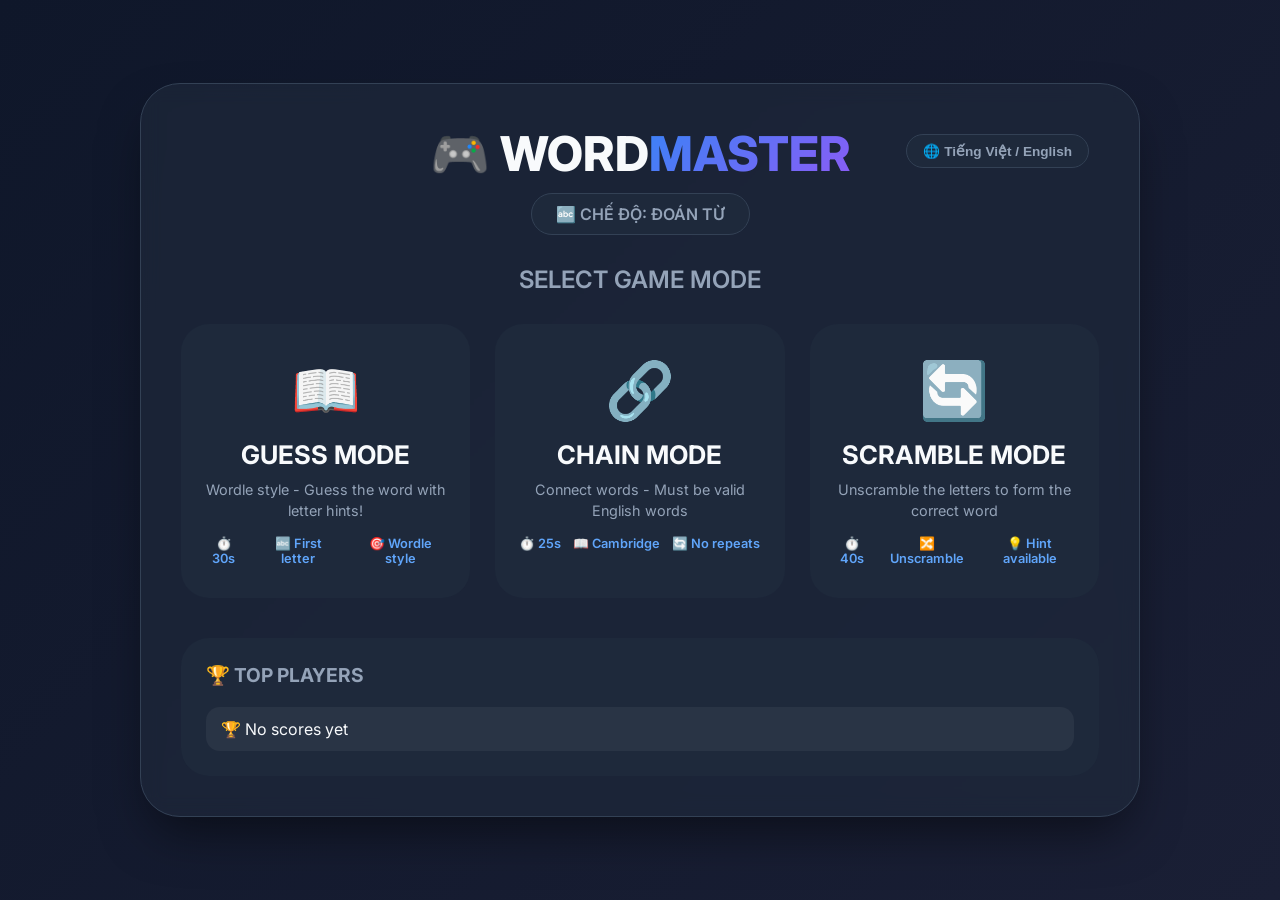
<file: index.html>
<!DOCTYPE html>
<html lang="vi">
<head>
    <meta charset="UTF-8">
    <meta name="viewport" content="width=device-width, initial-scale=1.0, user-scalable=yes">
    <title>WordMaster - Học Từ Vựng B2-C1</title>
    
    <link rel="preconnect" href="https://fonts.googleapis.com">
    <link rel="preconnect" href="https://fonts.gstatic.com" crossorigin>
    <link href="https://fonts.googleapis.com/css2?family=Inter:wght@400;600;800&family=JetBrains+Mono:wght@500;700&display=swap" rel="stylesheet">
    
    <link rel="stylesheet" href="style.css">
</head>
<body>

<div class="game-container">
    
    <!-- HEADER -->
    <header class="game-header">
        <h1 class="game-title">🎮 WORD<span class="highlight">MASTER</span></h1>
        <div class="game-mode-badge" id="current-mode">🔤 CHẾ ĐỘ: ĐOÁN TỪ</div>
    </header>

    <!-- MAIN MENU -->
    <div id="main-menu" class="menu-section active">
        <h2 class="section-title">SELECT GAME MODE</h2>
        
        <div class="mode-grid">
            <div class="mode-card" onclick="Game.startMode('guess')">
                <div class="mode-icon">📖</div>
                <h3>GUESS MODE</h3>
                <p>Wordle style - Guess the word with letter hints!</p>
                <div class="mode-features">
                    <span>⏱️ 30s</span>
                    <span>🔤 First letter</span>
                    <span>🎯 Wordle style</span>
                </div>
            </div>

            <div class="mode-card" onclick="Game.startMode('chain')">
                <div class="mode-icon">🔗</div>
                <h3>CHAIN MODE</h3>
                <p>Connect words - Must be valid English words</p>
                <div class="mode-features">
                    <span>⏱️ 25s</span>
                    <span>📖 Cambridge</span>
                    <span>🔄 No repeats</span>
                </div>
            </div>

            <div class="mode-card" onclick="Game.startMode('scramble')">
                <div class="mode-icon">🔄</div>
                <h3>SCRAMBLE MODE</h3>
                <p>Unscramble the letters to form the correct word</p>
                <div class="mode-features">
                    <span>⏱️ 40s</span>
                    <span>🔀 Unscramble</span>
                    <span>💡 Hint available</span>
                </div>
            </div>
        </div>

        <!-- RANKING PANEL -->
        <div class="rank-panel">
            <h3>🏆 TOP PLAYERS</h3>
            <div class="rank-list" id="rank-list">
                <div class="rank-item">🏆 No scores yet</div>
            </div>
        </div>
    </div>

    <!-- GAME AREA -->
    <div id="game-area" class="game-section hidden">
        
        <!-- GAME INFO -->
        <div class="game-info-bar">
            <div class="info-item">
                <span class="info-label">SCORE</span>
                <span class="info-value" id="score-display">0</span>
            </div>
            <div class="info-item">
                <span class="info-label">COMBO</span>
                <span class="info-value" id="combo-display">0</span>
            </div>
            <div class="info-item timer" id="timer-display">
                <span class="info-label">⏱️ TIME</span>
                <span class="info-value" id="timer-value">30</span>
            </div>
        </div>

        <!-- QUESTION AREA -->
        <div class="question-area">
            <div class="hint-box" id="hint-text">
                Hint will appear here
            </div>
            
            <div class="word-display" id="word-display">
                _ _ _ _ _ _
            </div>

            <div class="category-badge" id="category-display">
                📚 Category
            </div>
        </div>

        <!-- INPUT AREA -->
        <div class="input-area">
            <input type="text" 
                   id="user-input" 
                   class="game-input" 
                   placeholder="Type your answer..."
                   maxlength="50"
                   autocomplete="off">
            
            <div class="action-buttons">
                <button class="btn btn-skip" onclick="Game.skip()">⏭️ SKIP</button>
                <button class="btn btn-submit" onclick="Game.submit()">✅ SUBMIT</button>
            </div>
        </div>

        <button class="btn-back" onclick="Game.backToMenu()">← BACK TO MENU</button>
    </div>

    <!-- GAME OVER MODAL -->
    <div id="game-over-modal" class="modal hidden">
        <div class="modal-content">
            <h2>🎉 GAME OVER!</h2>
            <div class="final-score" id="final-score">0</div>
            <div class="final-stats" id="final-stats"></div>
            <button class="btn-play-again" onclick="Game.playAgain()">PLAY AGAIN</button>
            <button class="btn-menu" onclick="Game.backToMenu()">BACK TO MENU</button>
        </div>
    </div>
</div>

<script src="sounds.js"></script>
<script src="game.js"></script>
</body>
</html>
</file>
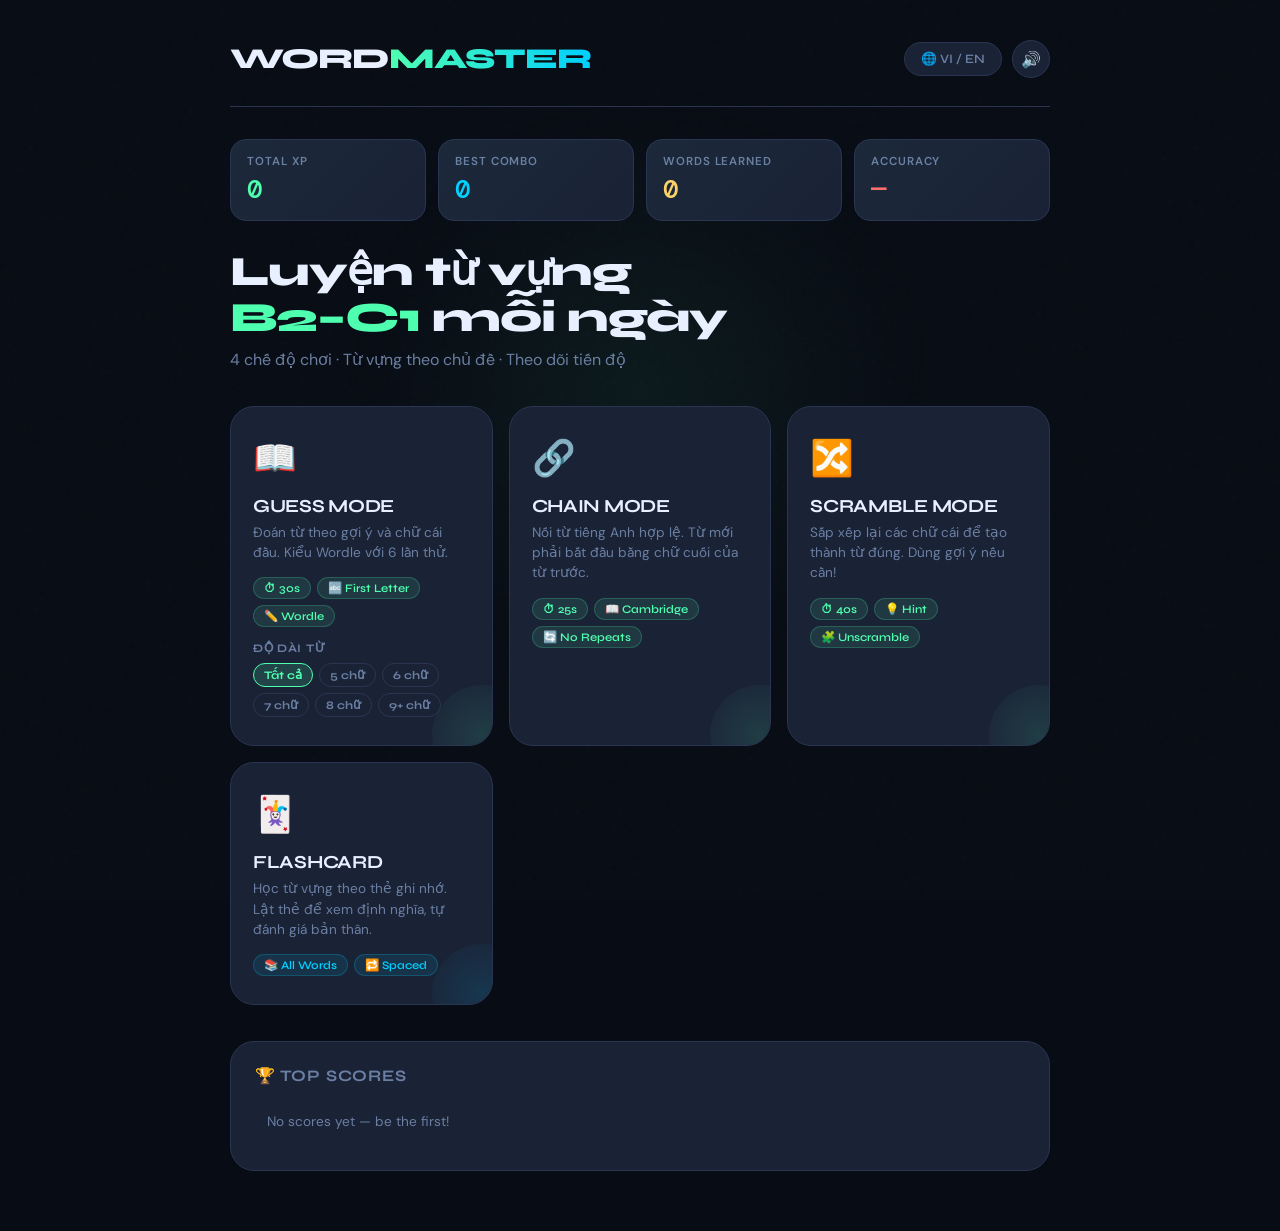
<file: wordmaster.html>
<!DOCTYPE html>
<html lang="vi">
<head>
<meta charset="UTF-8">
<meta name="viewport" content="width=device-width, initial-scale=1.0, user-scalable=yes">
<title>WordMaster – Học Từ Vựng B2-C1</title>
<link rel="preconnect" href="https://fonts.googleapis.com">
<link rel="preconnect" href="https://fonts.gstatic.com" crossorigin>
<link href="https://fonts.googleapis.com/css2?family=Syne:wght@400;600;700;800&family=DM+Mono:wght@400;500&family=DM+Sans:ital,wght@0,300;0,400;0,500;1,400&display=swap" rel="stylesheet">
<style>
:root {
  --bg: #080c14;
  --bg2: #0f1623;
  --bg3: #161e2e;
  --panel: #1a2236;
  --border: #2a3651;
  --accent: #4fffb0;
  --accent2: #00cfff;
  --accent3: #ff6b6b;
  --gold: #ffd166;
  --text: #e8f0ff;
  --muted: #6b7fa3;
  --font-head: 'Syne', sans-serif;
  --font-body: 'DM Sans', sans-serif;
  --font-mono: 'DM Mono', monospace;
  --r: 16px;
  --r2: 24px;
}
*{margin:0;padding:0;box-sizing:border-box}
html{scroll-behavior:smooth}

body {
  font-family: var(--font-body);
  background: var(--bg);
  color: var(--text);
  min-height: 100vh;
  display:flex;
  align-items:flex-start;
  justify-content:center;
  padding: 20px 16px 60px;
  overflow-x: hidden;
}

/* NOISE OVERLAY */
body::before {
  content:'';position:fixed;inset:0;
  background-image: url("data:image/svg+xml,%3Csvg viewBox='0 0 200 200' xmlns='http://www.w3.org/2000/svg'%3E%3Cfilter id='n'%3E%3CfeTurbulence type='fractalNoise' baseFrequency='0.85' numOctaves='4' stitchTiles='stitch'/%3E%3C/filter%3E%3Crect width='100%25' height='100%25' filter='url(%23n)' opacity='0.04'/%3E%3C/svg%3E");
  pointer-events:none;z-index:0;opacity:0.5;
}

/* BACKGROUND GLOW */
body::after {
  content:'';position:fixed;
  width:600px;height:600px;
  border-radius:50%;
  background: radial-gradient(circle, rgba(79,255,176,0.06) 0%, transparent 70%);
  top:10%;left:50%;transform:translateX(-50%);
  pointer-events:none;z-index:0;
}

#app {
  width:100%;max-width:820px;
  position:relative;z-index:1;
}

/* ===================== HEADER ===================== */
.hdr {
  display:flex;align-items:center;justify-content:space-between;
  padding: 20px 0 28px;
  border-bottom: 1px solid var(--border);
  margin-bottom: 32px;
}
.logo {
  font-family: var(--font-head);
  font-size: 1.8rem;
  font-weight: 800;
  letter-spacing: -1px;
  line-height:1;
}
.logo span {
  background: linear-gradient(90deg, var(--accent), var(--accent2));
  -webkit-background-clip:text;-webkit-text-fill-color:transparent;
}
.hdr-right {
  display:flex;gap:10px;align-items:center;
}
.pill-btn {
  padding: 8px 16px;
  border-radius: 100px;
  border: 1px solid var(--border);
  background: var(--panel);
  color: var(--muted);
  font-size: 0.8rem;
  font-family: var(--font-head);
  font-weight:600;
  cursor:pointer;
  transition: all 0.2s;
}
.pill-btn:hover, .pill-btn.active {
  border-color: var(--accent);
  color: var(--accent);
  background: rgba(79,255,176,0.08);
}
.sound-btn {
  width:38px;height:38px;border-radius:50%;
  display:flex;align-items:center;justify-content:center;
  border:1px solid var(--border);background:var(--panel);
  color:var(--muted);cursor:pointer;font-size:1rem;
  transition:all 0.2s;
}
.sound-btn:hover{border-color:var(--accent2);color:var(--accent2);}

/* ===================== STATS BAR ===================== */
.stats-bar {
  display:grid;grid-template-columns:repeat(4,1fr);
  gap:12px;margin-bottom:28px;
}
.stat-card {
  background:var(--panel);
  border:1px solid var(--border);
  border-radius:var(--r);
  padding:14px 16px;
  position:relative;overflow:hidden;
}
.stat-card::before{
  content:'';position:absolute;inset:0;
  background:linear-gradient(135deg,rgba(79,255,176,0.03),transparent);
  pointer-events:none;
}
.stat-label{font-size:0.72rem;color:var(--muted);font-weight:600;letter-spacing:0.08em;text-transform:uppercase;margin-bottom:4px;}
.stat-val{font-family:var(--font-mono);font-size:1.6rem;font-weight:500;color:var(--text);}
.stat-val.green{color:var(--accent);}
.stat-val.blue{color:var(--accent2);}
.stat-val.gold{color:var(--gold);}
.stat-val.red{color:var(--accent3);}

/* ===================== SCREENS ===================== */
.screen{display:none;}
.screen.active{display:block;animation:fadeIn 0.3s ease;}
@keyframes fadeIn{from{opacity:0;transform:translateY(12px)}to{opacity:1;transform:translateY(0)}}

/* ===================== MENU ===================== */
.menu-headline {
  font-family:var(--font-head);
  font-size:2.6rem;font-weight:800;
  line-height:1.1;margin-bottom:8px;letter-spacing:-1px;
}
.menu-sub{color:var(--muted);font-size:1rem;margin-bottom:36px;}

.mode-grid {
  display:grid;
  grid-template-columns:repeat(auto-fit,minmax(220px,1fr));
  gap:16px;margin-bottom:36px;
}
.mode-card {
  background:var(--panel);
  border:1px solid var(--border);
  border-radius:var(--r2);
  padding:28px 22px;
  cursor:pointer;
  transition:all 0.25s;
  position:relative;overflow:hidden;
}
.mode-card::after{
  content:'';position:absolute;
  bottom:-40px;right:-40px;
  width:100px;height:100px;
  border-radius:50%;
  background:radial-gradient(circle,rgba(79,255,176,0.12),transparent);
  transition:all 0.4s;
}
.mode-card:hover{
  border-color:var(--accent);
  transform:translateY(-4px);
  box-shadow:0 12px 40px rgba(79,255,176,0.12);
}
.mode-card:hover::after{bottom:-20px;right:-20px;}
.mode-icon{font-size:2.2rem;margin-bottom:14px;display:block;}
.mode-title{
  font-family:var(--font-head);
  font-size:1.15rem;font-weight:700;
  margin-bottom:6px;letter-spacing:-0.3px;
}
.mode-desc{font-size:0.85rem;color:var(--muted);line-height:1.5;margin-bottom:14px;}
.mode-tags{display:flex;flex-wrap:wrap;gap:6px;}
.tag{
  font-size:0.72rem;font-weight:600;
  padding:3px 10px;border-radius:100px;
  background:rgba(79,255,176,0.1);
  color:var(--accent);border:1px solid rgba(79,255,176,0.2);
  font-family:var(--font-head);
}

/* FLASHCARD special card */
.mode-card.flash::after{background:radial-gradient(circle,rgba(0,207,255,0.12),transparent);}
.mode-card.flash:hover{border-color:var(--accent2);box-shadow:0 12px 40px rgba(0,207,255,0.12);}
.mode-card.flash .tag{background:rgba(0,207,255,0.1);color:var(--accent2);border-color:rgba(0,207,255,0.2);}

/* LEADERBOARD */
.lb-section{background:var(--panel);border:1px solid var(--border);border-radius:var(--r2);padding:24px;}
.lb-title{font-family:var(--font-head);font-size:1rem;font-weight:700;color:var(--muted);margin-bottom:18px;letter-spacing:0.05em;}
.lb-row{
  display:flex;align-items:center;gap:12px;
  padding:10px 12px;border-radius:var(--r);
  margin-bottom:6px;
  transition:background 0.2s;
}
.lb-row:hover{background:rgba(255,255,255,0.03);}
.lb-rank{font-family:var(--font-mono);font-size:0.85rem;color:var(--muted);width:26px;}
.lb-name{flex:1;font-weight:500;font-size:0.9rem;}
.lb-mode{font-size:0.75rem;color:var(--muted);margin-right:8px;}
.lb-score{font-family:var(--font-mono);font-weight:500;color:var(--accent);font-size:1rem;}

/* ===================== GAME AREA ===================== */
.game-topbar{
  display:flex;align-items:center;justify-content:space-between;
  margin-bottom:24px;gap:12px;
}
.mode-badge{
  display:flex;align-items:center;gap:8px;
  font-family:var(--font-head);font-size:0.82rem;font-weight:700;
  padding:8px 16px;border-radius:100px;
  background:var(--panel);border:1px solid var(--border);
  color:var(--muted);
}
.back-btn{
  display:flex;align-items:center;gap:6px;
  padding:8px 16px;border-radius:100px;
  border:1px solid var(--border);background:transparent;
  color:var(--muted);font-size:0.82rem;font-weight:600;
  cursor:pointer;transition:all 0.2s;font-family:var(--font-head);
}
.back-btn:hover{border-color:var(--text);color:var(--text);}

.game-info {
  display:grid;grid-template-columns:1fr 1fr 1fr;
  gap:12px;margin-bottom:20px;
}
.gi-item{
  background:var(--panel);border:1px solid var(--border);
  border-radius:var(--r);padding:12px 14px;text-align:center;
}
.gi-label{font-size:0.7rem;font-weight:700;letter-spacing:0.08em;color:var(--muted);text-transform:uppercase;display:block;margin-bottom:3px;}
.gi-val{font-family:var(--font-mono);font-size:1.5rem;font-weight:500;}
.gi-val.timer{color:var(--gold);}
.gi-val.score{color:var(--accent);}
.gi-val.combo{color:var(--accent2);}

/* timer urgency */
.gi-val.timer.urgent{color:var(--accent3);animation:pulse 0.5s ease infinite alternate;}
@keyframes pulse{from{opacity:1}to{opacity:0.5}}

/* GUIDE BOX */
.guide-box{
  background:rgba(79,255,176,0.05);
  border:1px solid rgba(79,255,176,0.2);
  border-radius:var(--r);padding:14px 18px;
  font-size:0.85rem;color:var(--text);line-height:1.6;
  margin-bottom:20px;
}
.guide-box strong{color:var(--accent);}

/* QUESTION PANEL */
.q-panel{
  background:var(--panel);border:1px solid var(--border);
  border-radius:var(--r2);padding:28px 24px;
  margin-bottom:20px;text-align:center;
}
.cat-chip{
  display:inline-block;
  font-size:0.72rem;font-weight:700;letter-spacing:0.06em;
  padding:4px 12px;border-radius:100px;
  background:rgba(0,207,255,0.1);color:var(--accent2);
  border:1px solid rgba(0,207,255,0.2);
  margin-bottom:16px;font-family:var(--font-head);
}
.hint-text{
  font-size:1.05rem;line-height:1.6;color:var(--text);
  margin-bottom:20px;
}
.first-letter-badge{
  display:inline-flex;align-items:center;gap:8px;
  padding:10px 20px;border-radius:100px;
  background:rgba(79,255,176,0.1);border:1px solid rgba(79,255,176,0.25);
  font-size:0.9rem;color:var(--muted);margin-bottom:16px;
}
.first-letter-badge .fl{
  font-family:var(--font-mono);font-size:1.6rem;font-weight:500;color:var(--accent);
}

/* WORDLE GRID */
.wordle-grid{display:flex;flex-direction:column;align-items:center;gap:6px;margin:16px 0;}
.wordle-row{display:flex;gap:6px;}
.wc{
  width:52px;height:52px;
  background:var(--bg2);border:2px solid var(--border);
  border-radius:10px;
  display:flex;align-items:center;justify-content:center;
  font-size:1.5rem;font-weight:700;font-family:var(--font-mono);
  text-transform:uppercase;transition:all 0.25s;
}
.wc.correct{background:var(--accent);border-color:var(--accent);color:var(--bg);}
.wc.present{background:var(--gold);border-color:var(--gold);color:var(--bg);}
.wc.absent{background:var(--bg3);border-color:var(--bg3);color:var(--muted);}
.wc.filled{animation:popIn 0.15s ease;}
@keyframes popIn{0%{transform:scale(0.75)}100%{transform:scale(1)}}
.wc.flip{animation:flip 0.4s ease;}
@keyframes flip{0%{transform:rotateY(0)}50%{transform:rotateY(90deg)}100%{transform:rotateY(0)}}

/* SCRAMBLE */
.scramble-tiles{display:flex;flex-wrap:wrap;justify-content:center;gap:8px;margin:16px 0;}
.s-tile{
  width:54px;height:54px;background:var(--bg2);
  border:2px solid var(--accent);border-radius:12px;
  display:flex;align-items:center;justify-content:center;
  font-size:1.6rem;font-weight:700;font-family:var(--font-mono);
  color:var(--accent);cursor:pointer;
  transition:all 0.2s;text-transform:uppercase;
}
.s-tile:hover{background:var(--accent);color:var(--bg);transform:translateY(-3px);}

/* CHAIN */
.chain-display{
  background:var(--bg2);border-radius:var(--r);
  padding:14px 16px;margin:10px 0;
  font-size:0.9rem;line-height:1.7;color:var(--muted);
}
.chain-display .chain-word{color:var(--accent2);font-weight:600;font-family:var(--font-mono);}
.chain-display .chain-arrow{color:var(--border);}
.chain-req{
  font-size:1rem;color:var(--text);margin-top:12px;
}
.chain-req .req-letter{
  font-family:var(--font-mono);font-size:1.8rem;color:var(--gold);
  display:inline-block;padding:0 4px;
}

/* INPUT AREA */
.input-wrap{display:flex;flex-direction:column;gap:12px;margin-bottom:16px;}
.game-input{
  width:100%;padding:18px 20px;
  background:var(--bg2);
  border:2px solid var(--border);
  border-radius:var(--r2);
  color:var(--text);font-size:1.3rem;font-family:var(--font-mono);
  text-align:center;text-transform:uppercase;
  transition:all 0.25s;font-weight:500;
  letter-spacing:0.1em;
}
.game-input:focus{
  outline:none;border-color:var(--accent);
  box-shadow:0 0 0 4px rgba(79,255,176,0.1);
  background:var(--bg3);
}
.game-input::placeholder{font-size:0.9rem;text-transform:none;letter-spacing:0;color:var(--muted);}
.game-input.shake{animation:shake 0.4s ease;border-color:var(--accent3)!important;}
@keyframes shake{0%,100%{transform:translateX(0)}20%,60%{transform:translateX(-8px)}40%,80%{transform:translateX(8px)}}

.btn-row{display:grid;grid-template-columns:1fr 2fr;gap:12px;}
.btn{
  padding:16px;border-radius:var(--r2);
  font-family:var(--font-head);font-size:0.9rem;font-weight:700;
  cursor:pointer;transition:all 0.2s;border:none;letter-spacing:0.02em;
}
.btn-skip{background:var(--panel);color:var(--muted);border:1px solid var(--border);}
.btn-skip:hover{border-color:var(--accent3);color:var(--accent3);}
.btn-submit{background:var(--accent);color:var(--bg);}
.btn-submit:hover{background:#3ae89a;transform:scale(1.02);}
.btn-hint{
  background:rgba(255,209,102,0.1);color:var(--gold);
  border:1px solid rgba(255,209,102,0.3);
  padding:10px 18px;font-size:0.82rem;
  font-family:var(--font-head);font-weight:700;
  border-radius:100px;cursor:pointer;transition:all 0.2s;
}
.btn-hint:hover{background:rgba(255,209,102,0.2);}
.btn-hint:disabled{opacity:0.35;cursor:not-allowed;}

/* ===================== FLASHCARD MODE ===================== */
.flashcard-wrap{perspective:1000px;margin:20px 0;}
.flashcard{
  width:100%;min-height:220px;
  position:relative;transform-style:preserve-3d;
  transition:transform 0.5s ease;cursor:pointer;
}
.flashcard.flipped{transform:rotateY(180deg);}
.card-face{
  position:absolute;inset:0;
  backface-visibility:hidden;
  background:var(--panel);border:1px solid var(--border);
  border-radius:var(--r2);padding:32px 28px;
  display:flex;flex-direction:column;align-items:center;justify-content:center;
  text-align:center;min-height:220px;
}
.card-face.back{transform:rotateY(180deg);}
.card-front-word{
  font-family:var(--font-head);font-size:2.4rem;font-weight:800;
  color:var(--text);letter-spacing:-1px;margin-bottom:10px;
}
.card-front-cat{
  font-size:0.8rem;color:var(--muted);font-weight:600;
  letter-spacing:0.05em;font-family:var(--font-head);
}
.card-tap-hint{
  position:absolute;bottom:16px;right:20px;
  font-size:0.75rem;color:var(--muted);opacity:0.6;
}
.card-back-hint{font-size:1.05rem;color:var(--text);line-height:1.6;margin-bottom:12px;}
.card-back-cat{font-size:0.8rem;color:var(--accent2);font-weight:600;font-family:var(--font-head);}
.fc-actions{display:grid;grid-template-columns:1fr 1fr;gap:12px;margin-top:12px;}
.fc-btn{
  padding:14px;border-radius:var(--r);font-family:var(--font-head);
  font-size:0.9rem;font-weight:700;cursor:pointer;
  border:none;transition:all 0.2s;
}
.fc-bad{background:rgba(255,107,107,0.15);color:var(--accent3);border:1px solid rgba(255,107,107,0.3);}
.fc-bad:hover{background:rgba(255,107,107,0.25);}
.fc-good{background:rgba(79,255,176,0.15);color:var(--accent);border:1px solid rgba(79,255,176,0.3);}
.fc-good:hover{background:rgba(79,255,176,0.25);}

.fc-progress{
  background:var(--bg3);border-radius:100px;height:6px;
  margin-bottom:20px;overflow:hidden;
}
.fc-progress-bar{height:100%;border-radius:100px;background:var(--accent);transition:width 0.5s ease;}
.fc-status{
  display:flex;justify-content:space-between;
  font-size:0.8rem;color:var(--muted);margin-bottom:10px;
}

/* REVEAL WORD */
.word-reveal{
  font-family:var(--font-mono);font-size:2rem;
  letter-spacing:0.2em;color:var(--accent);
  margin:12px 0;font-weight:500;
}

/* ===================== MODAL ===================== */
.modal-overlay{
  position:fixed;inset:0;
  background:rgba(8,12,20,0.92);
  backdrop-filter:blur(12px);
  display:flex;align-items:center;justify-content:center;
  z-index:1000;padding:20px;
  display:none;
}
.modal-overlay.open{display:flex;animation:fadeIn 0.25s ease;}
.modal-box{
  background:var(--panel);border:1px solid var(--border);
  border-radius:28px;padding:40px 36px;
  max-width:400px;width:100%;text-align:center;
  position:relative;
}
.modal-box::before{
  content:'';position:absolute;top:-1px;left:50%;
  width:60%;height:2px;transform:translateX(-50%);
  background:linear-gradient(90deg,transparent,var(--accent),transparent);
}
.modal-emoji{font-size:3.5rem;margin-bottom:12px;display:block;}
.modal-title{font-family:var(--font-head);font-size:1.6rem;font-weight:800;margin-bottom:4px;}
.modal-score{
  font-family:var(--font-mono);font-size:4rem;
  color:var(--gold);margin:16px 0;line-height:1;
}
.modal-stats{
  color:var(--muted);line-height:2;font-size:0.9rem;margin-bottom:28px;
}
.modal-stats strong{color:var(--text);}
.modal-btn-row{display:flex;flex-direction:column;gap:10px;}
.mbtn{
  padding:15px;border-radius:var(--r);font-family:var(--font-head);
  font-size:0.95rem;font-weight:700;cursor:pointer;transition:all 0.2s;border:none;
}
.mbtn-primary{background:var(--accent);color:var(--bg);}
.mbtn-primary:hover{background:#3ae89a;}
.mbtn-sec{background:transparent;border:1px solid var(--border);color:var(--muted);}
.mbtn-sec:hover{border-color:var(--text);color:var(--text);}

/* ===================== TOAST ===================== */
.toast{
  position:fixed;bottom:30px;left:50%;transform:translateX(-50%) translateY(20px);
  background:var(--panel);border:1px solid var(--border);
  padding:12px 24px;border-radius:100px;
  font-size:0.9rem;font-weight:600;
  z-index:9999;opacity:0;transition:all 0.3s;
  pointer-events:none;white-space:nowrap;
  max-width:90vw;text-align:center;
}
.toast.show{opacity:1;transform:translateX(-50%) translateY(0);}
.toast.success{border-color:var(--accent);color:var(--accent);}
.toast.error{border-color:var(--accent3);color:var(--accent3);}
.toast.warning{border-color:var(--gold);color:var(--gold);}
.toast.info{border-color:var(--accent2);color:var(--accent2);}

/* ===================== RESPONSIVE ===================== */
@media(max-width:640px){
  .stats-bar{grid-template-columns:1fr 1fr;}
  .wc{width:40px;height:40px;font-size:1.1rem;border-radius:8px;}
  .menu-headline{font-size:1.9rem;}
  .mode-grid{grid-template-columns:1fr;}
  .modal-score{font-size:3rem;}
  .game-info{grid-template-columns:1fr 1fr 1fr;}
}
@media(max-width:400px){
  .wc{width:34px;height:34px;font-size:0.95rem;}
  .s-tile{width:44px;height:44px;font-size:1.3rem;}
}
</style>
</head>
<body>
<div id="app">

  <!-- HEADER -->
  <header class="hdr">
    <div class="logo">WORD<span>MASTER</span></div>
    <div class="hdr-right">
      <button class="pill-btn" id="lang-toggle">🌐 VI / EN</button>
      <button class="sound-btn" id="sound-toggle" title="Toggle sound">🔊</button>
    </div>
  </header>

  <!-- STATS BAR -->
  <div class="stats-bar">
    <div class="stat-card">
      <div class="stat-label">Total XP</div>
      <div class="stat-val green" id="total-xp">0</div>
    </div>
    <div class="stat-card">
      <div class="stat-label">Best Combo</div>
      <div class="stat-val blue" id="best-combo">0</div>
    </div>
    <div class="stat-card">
      <div class="stat-label">Words Learned</div>
      <div class="stat-val gold" id="words-learned">0</div>
    </div>
    <div class="stat-card">
      <div class="stat-label">Accuracy</div>
      <div class="stat-val red" id="accuracy">—</div>
    </div>
  </div>

  <!-- ======= SCREEN: MENU ======= -->
  <div class="screen active" id="screen-menu">
    <div class="menu-headline">Luyện từ vựng<br><span style="color:var(--accent)">B2–C1</span> mỗi ngày</div>
    <div class="menu-sub">4 chế độ chơi · Từ vựng theo chủ đề · Theo dõi tiến độ</div>

    <div class="mode-grid">
      <div class="mode-card" onclick="Game.startMode('guess')">
        <span class="mode-icon">📖</span>
        <div class="mode-title">GUESS MODE</div>
        <div class="mode-desc">Đoán từ theo gợi ý và chữ cái đầu. Kiểu Wordle với 6 lần thử.</div>
        <div class="mode-tags"><span class="tag">⏱ 30s</span><span class="tag">🔤 First Letter</span><span class="tag">✏️ Wordle</span></div>
        <div style="margin-top:14px;" onclick="event.stopPropagation()">
          <div style="font-size:0.72rem;font-weight:700;letter-spacing:0.06em;color:var(--muted);text-transform:uppercase;margin-bottom:8px;font-family:var(--font-head);">Độ dài từ</div>
          <div style="display:flex;flex-wrap:wrap;gap:6px;" id="len-selector">
            <button class="len-btn" data-len="any" onclick="Game.setWordLen('any')" style="padding:4px 10px;border-radius:100px;border:1px solid var(--accent);background:rgba(79,255,176,0.15);color:var(--accent);font-size:0.72rem;font-weight:700;cursor:pointer;font-family:var(--font-head);">Tất cả</button>
            <button class="len-btn" data-len="5" onclick="Game.setWordLen(5)" style="padding:4px 10px;border-radius:100px;border:1px solid var(--border);background:transparent;color:var(--muted);font-size:0.72rem;font-weight:700;cursor:pointer;font-family:var(--font-head);">5 chữ</button>
            <button class="len-btn" data-len="6" onclick="Game.setWordLen(6)" style="padding:4px 10px;border-radius:100px;border:1px solid var(--border);background:transparent;color:var(--muted);font-size:0.72rem;font-weight:700;cursor:pointer;font-family:var(--font-head);">6 chữ</button>
            <button class="len-btn" data-len="7" onclick="Game.setWordLen(7)" style="padding:4px 10px;border-radius:100px;border:1px solid var(--border);background:transparent;color:var(--muted);font-size:0.72rem;font-weight:700;cursor:pointer;font-family:var(--font-head);">7 chữ</button>
            <button class="len-btn" data-len="8" onclick="Game.setWordLen(8)" style="padding:4px 10px;border-radius:100px;border:1px solid var(--border);background:transparent;color:var(--muted);font-size:0.72rem;font-weight:700;cursor:pointer;font-family:var(--font-head);">8 chữ</button>
            <button class="len-btn" data-len="9" onclick="Game.setWordLen(9)" style="padding:4px 10px;border-radius:100px;border:1px solid var(--border);background:transparent;color:var(--muted);font-size:0.72rem;font-weight:700;cursor:pointer;font-family:var(--font-head);">9+ chữ</button>
          </div>
        </div>
      </div>
      <div class="mode-card" onclick="Game.startMode('chain')">
        <span class="mode-icon">🔗</span>
        <div class="mode-title">CHAIN MODE</div>
        <div class="mode-desc">Nối từ tiếng Anh hợp lệ. Từ mới phải bắt đầu bằng chữ cuối của từ trước.</div>
        <div class="mode-tags"><span class="tag">⏱ 25s</span><span class="tag">📖 Cambridge</span><span class="tag">🔄 No Repeats</span></div>
      </div>
      <div class="mode-card" onclick="Game.startMode('scramble')">
        <span class="mode-icon">🔀</span>
        <div class="mode-title">SCRAMBLE MODE</div>
        <div class="mode-desc">Sắp xếp lại các chữ cái để tạo thành từ đúng. Dùng gợi ý nếu cần!</div>
        <div class="mode-tags"><span class="tag">⏱ 40s</span><span class="tag">💡 Hint</span><span class="tag">🧩 Unscramble</span></div>
      </div>
      <div class="mode-card flash" onclick="Game.startMode('flashcard')">
        <span class="mode-icon">🃏</span>
        <div class="mode-title">FLASHCARD</div>
        <div class="mode-desc">Học từ vựng theo thẻ ghi nhớ. Lật thẻ để xem định nghĩa, tự đánh giá bản thân.</div>
        <div class="mode-tags"><span class="tag" style="background:rgba(0,207,255,0.1);color:var(--accent2);border-color:rgba(0,207,255,0.2);">📚 All Words</span><span class="tag" style="background:rgba(0,207,255,0.1);color:var(--accent2);border-color:rgba(0,207,255,0.2);">🔁 Spaced</span></div>
      </div>
    </div>

    <div class="lb-section">
      <div class="lb-title">🏆 TOP SCORES</div>
      <div id="lb-list"><div class="lb-row" style="color:var(--muted);font-size:0.85rem;">No scores yet — be the first!</div></div>
    </div>
  </div>

  <!-- ======= SCREEN: GAME ======= -->
  <div class="screen" id="screen-game">
    <div class="game-topbar">
      <button class="back-btn" onclick="Game.backToMenu()">← Back</button>
      <div class="mode-badge" id="mode-badge">📖 GUESS MODE</div>
      <button class="btn-hint" id="hint-btn" onclick="Game.useHint()" disabled>💡 Hint</button>
    </div>

    <div class="game-info">
      <div class="gi-item"><span class="gi-label">Score</span><span class="gi-val score" id="score-display">0</span></div>
      <div class="gi-item"><span class="gi-label">⏱ Time</span><span class="gi-val timer" id="timer-val">30</span></div>
      <div class="gi-item"><span class="gi-label">Combo</span><span class="gi-val combo" id="combo-display">×0</span></div>
    </div>

    <div class="guide-box" id="guide-box"></div>

    <div class="q-panel">
      <div class="cat-chip" id="cat-chip">📚 Category</div>
      <div id="hint-content"></div>
      <div id="word-display"></div>
    </div>

    <div class="input-wrap">
      <input type="text" class="game-input" id="game-input"
             placeholder="Type your answer..." maxlength="50" autocomplete="off">
      <div class="btn-row">
        <button class="btn btn-skip" onclick="Game.skip()">⏭ Skip</button>
        <button class="btn btn-submit" onclick="Game.submit()">✅ Submit</button>
      </div>
    </div>
  </div>

  <!-- ======= SCREEN: FLASHCARD ======= -->
  <div class="screen" id="screen-flashcard">
    <div class="game-topbar">
      <button class="back-btn" onclick="Game.backToMenu()">← Back</button>
      <div class="mode-badge">🃏 FLASHCARD</div>
      <div style="width:80px"></div>
    </div>

    <div class="fc-status">
      <span id="fc-progress-label">Card 1 / 0</span>
      <span id="fc-stats-label">✅ 0 &nbsp; ❌ 0</span>
    </div>
    <div class="fc-progress"><div class="fc-progress-bar" id="fc-bar" style="width:0%"></div></div>

    <div class="flashcard-wrap">
      <div class="flashcard" id="flashcard" onclick="FC.flip()">
        <div class="card-face front">
          <div class="card-front-word" id="fc-word">WORD</div>
          <div class="card-front-cat" id="fc-cat">Category</div>
          <div class="card-tap-hint">Tap to reveal →</div>
        </div>
        <div class="card-face back">
          <div class="card-back-hint" id="fc-hint">Definition appears here</div>
          <div class="card-back-cat" id="fc-cat2">Category</div>
        </div>
      </div>
    </div>

    <div class="fc-actions" id="fc-actions" style="display:none">
      <button class="fc-btn fc-bad" onclick="FC.rate(false)">😕 Again</button>
      <button class="fc-btn fc-good" onclick="FC.rate(true)">✅ Got it!</button>
    </div>
  </div>

</div><!-- #app -->

<!-- GAME OVER MODAL -->
<div class="modal-overlay" id="modal">
  <div class="modal-box">
    <span class="modal-emoji">🎉</span>
    <div class="modal-title">Game Over!</div>
    <div class="modal-score" id="modal-score">0</div>
    <div class="modal-stats" id="modal-stats"></div>
    <div class="modal-btn-row">
      <button class="mbtn mbtn-primary" onclick="Game.playAgain()">Play Again</button>
      <button class="mbtn mbtn-sec" onclick="Game.backToMenu()">Back to Menu</button>
    </div>
  </div>
</div>

<div class="toast" id="toast"></div>

<script>
// ====================================================
// SOUND MANAGER
// ====================================================
const Sound = {
  ctx: null, vol: 0.5, on: true,
  init() {
    try { this.ctx = new (window.AudioContext || window.webkitAudioContext)(); } catch(e) { this.on = false; }
  },
  resume() { if (this.ctx?.state === 'suspended') this.ctx.resume(); },
  _play(freqs, type='sine', dur=0.25, gap=0.1) {
    if (!this.on || !this.ctx) return;
    const now = this.ctx.currentTime;
    freqs.forEach((f,i) => {
      const o = this.ctx.createOscillator();
      const g = this.ctx.createGain();
      o.connect(g); g.connect(this.ctx.destination);
      o.type = type; o.frequency.value = f;
      g.gain.value = this.vol * 0.35;
      const t = now + i * gap;
      o.start(t);
      g.gain.exponentialRampToValueAtTime(0.0001, t + dur);
      o.stop(t + dur);
    });
  },
  success() { this._play([523,659,784], 'sine', 0.3, 0.1); },
  error()   { this._play([220], 'sawtooth', 0.2, 0); },
  beep()    { this._play([440], 'sine', 0.15, 0); },
  tick()    { this._play([660], 'triangle', 0.08, 0); },
  gameover(){ this._play([440,392,349,294], 'sine', 0.4, 0.18); },
  toggle()  { this.on = !this.on; return this.on; }
};
document.addEventListener('click', () => Sound.resume(), {once:true});

// ====================================================
// WORD DATABASE
// ====================================================
const DB = [
  // Life Stories
  {w:'ACHIEVEMENT',h:'Something someone succeeded in doing after much effort',c:'Life Stories'},
  {w:'DETERMINATION',h:'Firmness of purpose; the quality of being firmly decided',c:'Life Stories'},
  {w:'OVERCOME',h:'Succeed in dealing with a problem or difficulty',c:'Life Stories'},
  {w:'INSPIRATION',h:'The process of being mentally stimulated to do something creative',c:'Life Stories'},
  {w:'PERSEVERANCE',h:'Continued effort to do something despite difficulties',c:'Life Stories'},
  {w:'RESILIENCE',h:'The ability to recover quickly from difficulties or setbacks',c:'Life Stories'},
  {w:'MILESTONE',h:'An important event in the development of something',c:'Life Stories'},
  {w:'LEGACY',h:'Something handed down from the past to future generations',c:'Life Stories'},
  // Urbanisation
  {w:'URBANISATION',h:'The process by which an area becomes more urban',c:'Urbanisation'},
  {w:'INFRASTRUCTURE',h:'Basic physical structures needed for a society to operate',c:'Urbanisation'},
  {w:'MIGRATION',h:'Movement of people from one region or country to another',c:'Urbanisation'},
  {w:'CONGESTION',h:'The state of being overcrowded, especially with traffic',c:'Urbanisation'},
  {w:'METROPOLITAN',h:'Relating to a large city or the main city of a country',c:'Urbanisation'},
  {w:'SUSTAINABLE',h:'Able to be maintained without harming the environment',c:'Urbanisation'},
  {w:'RESIDENTIAL',h:'Relating to an area where people live rather than work',c:'Urbanisation'},
  {w:'COMMERCIAL',h:'Concerned with trade and making a profit',c:'Urbanisation'},
  // Green Movement
  {w:'BIODIVERSITY',h:'The variety of plant and animal life in a habitat',c:'Green Movement'},
  {w:'CONSERVATION',h:'Protection of plants, animals, and natural environments',c:'Green Movement'},
  {w:'ECOSYSTEM',h:'A community of living organisms and their environment',c:'Green Movement'},
  {w:'RENEWABLE',h:'A source of energy that is naturally replenished',c:'Green Movement'},
  {w:'EMISSION',h:'The production and release of gases into the atmosphere',c:'Green Movement'},
  {w:'DEFORESTATION',h:'The action of clearing a wide area of trees',c:'Green Movement'},
  {w:'RECYCLABLE',h:'Able to be converted into reusable material',c:'Green Movement'},
  // ASEAN
  {w:'SOLIDARITY',h:'Unity or agreement of feeling or action among a group',c:'ASEAN'},
  {w:'INTEGRATION',h:'The act of combining parts into a whole',c:'ASEAN'},
  {w:'DIPLOMACY',h:'The profession or skill of managing international relations',c:'ASEAN'},
  {w:'SOVEREIGNTY',h:'Supreme power or authority, especially of a state',c:'ASEAN'},
  {w:'COOPERATION',h:'The process of working together to achieve a goal',c:'ASEAN'},
  {w:'INITIATIVE',h:'A new plan or action to solve a problem',c:'ASEAN'},
  {w:'MEMBERSHIP',h:'The state of being a member of an organisation',c:'ASEAN'},
  {w:'HARMONY',h:'A state of peaceful agreement and coexistence',c:'ASEAN'},
  // Globalisation
  {w:'GLOBALISATION',h:'The process by which businesses develop international influence',c:'Globalisation'},
  {w:'INTERCONNECTED',h:'Things that are mutually connected or related',c:'Globalisation'},
  {w:'OUTSOURCING',h:'Obtaining goods or services from an outside supplier',c:'Globalisation'},
  {w:'MULTINATIONAL',h:'A company operating in several different countries',c:'Globalisation'},
  {w:'INTERDEPENDENCE',h:'Mutual dependence between things or between countries',c:'Globalisation'},
  // Endangered Species
  {w:'ENDANGERED',h:'A species at risk of becoming extinct',c:'Endangered Species'},
  {w:'EXTINCTION',h:'The state or process of a species no longer existing',c:'Endangered Species'},
  {w:'HABITAT',h:'The natural home or environment of an organism',c:'Endangered Species'},
  {w:'POACHING',h:'The illegal hunting of protected wild animals',c:'Endangered Species'},
  {w:'WILDLIFE',h:'Animals and plants living in natural conditions',c:'Endangered Species'},
  {w:'PRESERVATION',h:'The act of keeping something safe from harm or decay',c:'Endangered Species'},
  // AI
  {w:'ALGORITHM',h:'A process or set of rules used in calculations or problem-solving',c:'Technology'},
  {w:'AUTOMATION',h:'The use of technology to perform tasks without human control',c:'Technology'},
  {w:'INNOVATION',h:'A new method, idea, or product that brings improvement',c:'Technology'},
  {w:'BREAKTHROUGH',h:'A sudden, dramatic advance or discovery',c:'Technology'},
  {w:'CYBERSECURITY',h:'The practice of protecting computer systems from theft',c:'Technology'},
  {w:'ROBOTICS',h:'The design, construction, and operation of robots',c:'Technology'},
  // Education
  {w:'INTERACTIVE',h:'Allowing a two-way flow of information or action',c:'Education'},
  {w:'CURRICULUM',h:'The subjects comprising a course of study in school',c:'Education'},
  {w:'PEDAGOGY',h:'The method and practice of teaching as an academic subject',c:'Education'},
  {w:'ASSESSMENT',h:'The evaluation of a student\'s knowledge or ability',c:'Education'},
  {w:'COMPETENCY',h:'The ability to do something successfully and efficiently',c:'Education'},
  // Careers
  {w:'VOCATION',h:'A strong feeling of suitability for a particular career',c:'Careers'},
  {w:'INTERNSHIP',h:'A temporary period of supervised practical work experience',c:'Careers'},
  {w:'ENTREPRENEUR',h:'A person who sets up a business, taking on financial risks',c:'Careers'},
  {w:'CERTIFICATION',h:'An official document confirming a qualification or skill',c:'Careers'},
  {w:'RECRUITMENT',h:'The action of finding and selecting new people to join an organisation',c:'Careers'},
  {w:'NETWORKING',h:'Interacting with others to exchange information and build relationships',c:'Careers'},
  // Health
  {w:'WELLBEING',h:'The state of being comfortable, healthy, and happy',c:'Health'},
  {w:'NUTRITION',h:'The process of providing the body with nourishing food',c:'Health'},
  {w:'PREVENTIVE',h:'Designed to stop something bad from happening',c:'Health'},
  {w:'THERAPY',h:'Treatment intended to relieve or heal a disorder',c:'Health'},
  {w:'MINDFULNESS',h:'A mental state achieved by focusing on the present moment',c:'Health'},
  {w:'HOLISTIC',h:'Treating the whole person, not just symptoms',c:'Health'},
  // General Academic
  {w:'ACCOMMODATE',h:'To provide space for, or adjust to fit different needs',c:'General'},
  {w:'ACCUMULATE',h:'To gather or acquire an increasing amount over time',c:'General'},
  {w:'ACKNOWLEDGE',h:'To accept or admit the existence of something',c:'General'},
  {w:'ADVOCATE',h:'To publicly recommend or support something',c:'General'},
  {w:'ANTICIPATE',h:'To expect or predict a future event',c:'General'},
  {w:'DETERIORATE',h:'To become progressively worse',c:'General'},
  {w:'FUNDAMENTAL',h:'Forming a necessary base; of central importance',c:'General'},
  {w:'HYPOTHESIS',h:'A proposed explanation made on the basis of limited evidence',c:'General'},
  {w:'INEVITABLE',h:'Certain to happen; unable to be avoided',c:'General'},
  {w:'PHENOMENON',h:'A fact or situation that is observed to exist or happen',c:'General'},
  {w:'SIGNIFICANCE',h:'The quality of being important or having special meaning',c:'General'},
  {w:'SUBSTANTIAL',h:'Of considerable size, value, or importance',c:'General'},
  {w:'TOLERANCE',h:'The willingness to accept different opinions or behaviour',c:'General'},
  {w:'VULNERABLE',h:'Susceptible to physical or emotional harm',c:'General'},
];

// Cambridge-style word list for chain mode
const VALID_WORDS = new Set([
  'RUN','WALK','TALK','SPEAK','EAT','DRINK','SLEEP','SEE','LOOK','HEAR',
  'LISTEN','WRITE','READ','LEARN','STUDY','WORK','PLAY','THINK','KNOW',
  'UNDERSTAND','REMEMBER','FORGET','BELIEVE','FEEL','LOVE','LIKE','HATE',
  'HELP','ASK','ANSWER','CALL','COME','GO','MOVE','STAY','LIVE',
  'BEGIN','START','STOP','FINISH','CREATE','MAKE','DO','BUILD',
  'OPEN','CLOSE','ENTER','LEAVE','FOLLOW','LEAD','WIN','LOSE',
  'TIME','DAY','YEAR','WEEK','MONTH','HOUR','MINUTE','SECOND',
  'PERSON','PEOPLE','MAN','WOMAN','CHILD','FAMILY','HOME','HOUSE',
  'GOOD','BAD','BIG','SMALL','LARGE','HOT','COLD','FAST','SLOW',
  'EASY','HARD','SIMPLE','CLEAR','BRIGHT','DARK','LONG','SHORT',
  'ABLE','ABOUT','ABOVE','ACCEPT','ACCESS','ACROSS','ACT','ACTION',
  'ADD','ALSO','ALWAYS','AMOUNT','AND','ANOTHER','AREA','AROUND',
  'BACK','BANK','BASE','BECOME','BETWEEN','BOOK','BOTH','BRING',
  'CARE','CARRY','CASE','CHANGE','CHOOSE','CLEAR','CLOSE','COME',
  'COVER','DEAL','DECIDE','DEFINE','DEMAND','DEPEND','DESIGN',
  'DEVELOP','DIFFERENT','DOWN','DRAW','DRIVE','EACH','EARN','EFFECT',
  'END','EVEN','EVER','EVERY','EXAMPLE','EXIST','EXPECT','EXPLAIN',
  'FACE','FACT','FALL','FAR','FEEL','FIELD','FILE','FILL','FIND',
  'FIRM','FIRST','FOLLOW','FORCE','FORM','FOUND','FROM','FRONT',
  'FULL','GAME','GENERAL','GIVE','GREAT','GROUND','GROW','HAND',
  'HAVE','HEAD','HEART','HIGH','HOLD','HOPE','HUMAN','IDEA','IMPORTANT',
  'INCLUDE','INCREASE','INDUSTRY','INFORMATION','INTO','ISSUE','ITEM',
  'JOIN','JUST','KEEP','KIND','LAST','LATE','LATER','LEAD','LEFT',
  'LEVEL','LIGHT','LINE','LIST','LOCAL','LOOK','LOW','MAIN','MATTER',
  'MEAN','MEET','MEMBER','MIND','MISS','MOMENT','MONEY','MORE',
  'MOST','MUCH','NAME','NEED','NEW','NEXT','NOTE','NUMBER','OFFER',
  'OPEN','ORDER','OTHER','OVER','PAST','PLAN','POINT','POWER',
  'PRESENT','PROBLEM','PROVIDE','QUESTION','REACH','REAL','REASON',
  'RECORD','RESULT','RIGHT','ROLE','ROOM','RULE','SAME','SENSE',
  'SERVE','SHOW','SIDE','SINCE','SKILL','SOME','SORT','SOUTH',
  'STANDARD','STAND','STATE','STILL','STORY','STRONG','SUCH',
  'SYSTEM','TABLE','TAKE','THAN','THEIR','THEN','THERE','THEY',
  'THING','THOSE','THROUGH','TODAY','TOGETHER','TOLD','TURN',
  'UNDER','UNTIL','USED','VALUE','VIEW','WANT','WATER','WELL',
  'WERE','WHEN','WHERE','WHICH','WHILE','WILL','WITH','WORD',
  'WORLD','WOULD','YEAR','YOUR',
  // Extra common words
  'ABOUT','AFTER','AGAIN','ALONG','APPLY','ARGUE','ARISE','ASIDE',
  'AUDIO','AUDIT','AVOID','AWARD','AWARE','BADLY','BASIC','BEACH',
  'BELOW','BENCH','BIRTH','BLACK','BLADE','BLAME','BLANK','BLAST',
  'BLEED','BLEND','BLESS','BLOCK','BLOOD','BLOOM','BLOWN','BOARD',
  'BOOST','BOUND','BRAIN','BRAND','BRAVE','BREAD','BREAK','BREED',
  'BRICK','BRIDE','BRIEF','BRING','BROAD','BROKE','BROOK','BROWN',
  'BRUSH','BUDDY','BUILT','BURST','BUYER','CABLE','CATCH','CAUSE',
  'CEASE','CHAIN','CHAIR','CHALK','CHART','CHASE','CHECK','CHESS',
  'CHEST','CHIEF','CHINA','CIVIL','CLAIM','CLASH','CLASS','CLEAN',
  'CLICK','CLIFF','CLIMB','CLOCK','CLOUD','COACH','COAST','COUNT',
  'COURT','CRACK','CRAFT','CRASH','CRAZY','CREAM','CRIME','CRISP',
  'CROSS','CROWD','CROWN','CRUSH','CURVE','CYCLE','DAILY','DANCE',
  'DATUM','DEATH','DEPOT','DEPTH','DRAFT','DRAIN','DRAMA','DRAPE',
  'DREAM','DRESS','DRIFT','DROPS','DROVE','DYING','EAGER','EARLY',
  'EARTH','EIGHT','ELECT','EMAIL','EMPTY','ENEMY','ENJOY','ENTER',
  'EQUAL','ERROR','ESSAY','ETHIC','EVENT','EXACT','EXIST','EXTRA',
  'FAINT','FAITH','FALSE','FANCY','FAULT','FEAST','FENCE','FEVER',
  'FIFTH','FIFTY','FIGHT','FINAL','FIRST','FIXED','FLAME','FLASH',
  'FLEET','FLESH','FLOAT','FLOOD','FLOOR','FOCUS','FOUND','FRAME',
  'FRANK','FRAUD','FRESH','FRONT','FROST','FUNNY','GENRE','GIVEN',
  'GLASS','GLOBE','GLOSS','GRACE','GRADE','GRAIN','GRAND','GRANT',
  'GRAPH','GRASP','GRASS','GRAVE','GROUP','GUARD','GUESS','GUIDE',
  'GUILT','HEAVY','HENCE','HONEY','HONOR','HOTEL','HUMAN','HURRY',
  'IDEAL','IMAGE','INDEX','INDIE','INPUT','JUDGE','JUICE','LABEL',
  'LANCE','LAPSE','LATER','LAYER','LEARN','LEASE','LEAVE','LEGAL',
  'LIMIT','LOCAL','LOOSE','LOYAL','LUCKY','LUNAR','MAGIC','MAJOR',
  'MAKER','MARCH','MATCH','MAYOR','MERCY','MERIT','METAL','MIGHT',
  'MINCE','MINOR','MINUS','MIXED','MODAL','MODEL','MONTH','MORAL',
  'MOUNT','MOUTH','MUSIC','NAIVE','NEVER','NIGHT','NOISE','NORTH',
  'NOVEL','NURSE','OCCUR','OCEAN','OFFER','OFTEN','OLIVE','ONION',
  'ONSET','ORBIT','ORGAN','OTHER','OUGHT','OUTER','OWNER','OXIDE',
  'OZONE','PAINT','PANEL','PAPER','PARTY','PATCH','PAUSE','PEACE',
  'PEARL','PHASE','PHONE','PHOTO','PIANO','PIECE','PILOT','PITCH',
  'PIXEL','PLACE','PLAIN','PLANT','PLATE','PLAZA','PLEAD','PLUCK',
  'PLUMB','PLUME','PLUNGE','POINT','POLAR','PORCH','POUND','POWER',
  'PRESS','PRICE','PRIDE','PRIME','PRINT','PRIOR','PRIZE','PROBE',
  'PRONE','PROOF','PROSE','PROUD','PROVE','PROXY','PULSE','PUNCH',
  'PUPIL','QUEEN','QUICK','QUIET','QUITE','QUOTA','QUOTE','RADAR',
  'RAISE','RANGE','RAPID','RATIO','REACH','REACT','RELAY','REPLY',
  'RIDER','RIDGE','RISEN','RIVAL','RIVER','ROUND','ROUTE','RULER',
  'RURAL','SADLY','SAINT','SALAD','SAUCE','SCALE','SCARE','SCENE',
  'SCORE','SENSE','SERVE','SEVEN','SHADE','SHAKE','SHALL','SHAME',
  'SHARE','SHARP','SHIFT','SHIRT','SHOCK','SHOOT','SHORE','SIGHT',
  'SINCE','SIXTH','SIXTY','SIZED','SKILL','SLAVE','SLIDE','SLOPE',
  'SMART','SMILE','SMOKE','SOLID','SOLVE','SORRY','SOUND','SPACE',
  'SPARE','SPARK','SPEAK','SPEND','SPILL','SPINE','SPLIT','SPOKE',
  'SPRAY','SQUAD','STAFF','STAGE','STAIR','STAKE','STAMP','STARK',
  'STEAM','STEEL','STEEP','STEER','STOCK','STONE','STORE','STORM',
  'STORY','STOVE','STRIP','STUCK','STUDY','STUFF','STYLE','SUGAR',
  'SUITE','SUPER','SWEAR','SWEPT','SWIFT','SWING','TEACH','THANK',
  'THEIR','THEME','THICK','THING','THREE','THROW','TIRED','TITLE',
  'TOTAL','TOUCH','TOUGH','TOWEL','TOWER','TRACE','TRACK','TRADE',
  'TRAIL','TRAIN','TRAIT','TREND','TRIAL','TRIBE','TRIED','TRUST',
  'TRUTH','TUMOR','TWICE','TWIST','ULTRA','UNCLE','UNION','UNITY',
  'UNTIL','UPPER','UPSET','URBAN','USAGE','USUAL','UTTER','VALID',
  'VALVE','VENUE','VERSE','VISIT','VITAL','VIVID','VOCAL','VOICE',
  'VOTER','WAGON','WASTE','WATCH','WEIGH','WHEEL','WHERE','WHOLE',
  'WHOSE','WIDER','WITCH','WITTY','WOMAN','WORLD','WORRY','WORSE',
  'WORST','WORTH','WOULD','WOUND','WRONG','WROTE','YIELD','YOUNG',
  'YOUTH','ZONAL',
  ...DB.map(d=>d.w)
]);

// ====================================================
// GLOBAL STATE
// ====================================================
const GS = {
  mode: 'guess', score: 0, combo: 0, maxCombo: 0,
  correctCount: 0, totalQ: 0, hintUsed: false,
  currentWord: null, timer: 30, timerInt: null,
  active: false, chainHistory: [], lastChar: '',
  guesses: [], wordLen: 0, lang: 'en',
  wordLenFilter: 'any',
  // persistent
  totalXP: 0, bestCombo: 0, wordsLearned: new Set(), totalAns: 0, totalCorr: 0
};

// ====================================================
// GUIDES
// ====================================================
const GUIDES = {
  guess: {
    en: '<strong>📖 Guess Mode:</strong> Read the hint and first letter, then type the correct word. You have up to 6 Wordle-style attempts per word. 30 seconds on the clock!',
    vi: '<strong>📖 Đoán Từ:</strong> Đọc gợi ý và chữ cái đầu, rồi gõ từ đúng. Bạn có tối đa 6 lần thử theo kiểu Wordle. 30 giây mỗi từ!'
  },
  chain: {
    en: '<strong>🔗 Chain Mode:</strong> Type a valid English word that starts with the last letter of the previous word. No repeats! 25 seconds per turn.',
    vi: '<strong>🔗 Nối Từ:</strong> Nhập một từ tiếng Anh hợp lệ bắt đầu bằng chữ cuối của từ trước. Không được lặp! 25 giây mỗi lượt.'
  },
  scramble: {
    en: '<strong>🔀 Scramble Mode:</strong> The word is shuffled — rearrange the letters to find the correct word. Use the hint if you\'re stuck! 40 seconds per word.',
    vi: '<strong>🔀 Xáo Chữ:</strong> Từ đã bị xáo trộn — sắp xếp lại các chữ cái. Dùng gợi ý nếu bí! 40 giây mỗi từ.'
  }
};

// ====================================================
// UTILITY
// ====================================================
function $(id) { return document.getElementById(id); }

function showToast(msg, type='info') {
  const t = $('toast');
  t.textContent = msg;
  t.className = `toast show ${type}`;
  clearTimeout(t._timer);
  t._timer = setTimeout(() => t.className = 'toast', 2500);
}

function shuffle(arr) {
  const a = [...arr];
  for (let i = a.length-1; i>0; i--) {
    const j = Math.floor(Math.random()*(i+1));
    [a[i],a[j]] = [a[j],a[i]];
  }
  return a;
}

function shuffleWord(w) {
  let arr = w.split('');
  do { arr = shuffle(arr); } while (arr.join('') === w);
  return arr.join('');
}

function loadPersist() {
  try {
    const d = JSON.parse(localStorage.getItem('wm_persist') || '{}');
    GS.totalXP = d.xp || 0;
    GS.bestCombo = d.bc || 0;
    GS.wordsLearned = new Set(d.wl || []);
    GS.totalAns = d.ta || 0;
    GS.totalCorr = d.tc || 0;
    GS.lang = d.lang || 'en';
  } catch(e){}
}

function savePersist() {
  const d = {
    xp: GS.totalXP, bc: GS.bestCombo,
    wl: [...GS.wordsLearned], ta: GS.totalAns,
    tc: GS.totalCorr, lang: GS.lang
  };
  localStorage.setItem('wm_persist', JSON.stringify(d));
}

function updateStats() {
  $('total-xp').textContent = GS.totalXP;
  $('best-combo').textContent = GS.bestCombo;
  $('words-learned').textContent = GS.wordsLearned.size;
  $('accuracy').textContent = GS.totalAns > 0 ? Math.round((GS.totalCorr/GS.totalAns)*100)+'%' : '—';
}

function showScreen(id) {
  document.querySelectorAll('.screen').forEach(s => s.classList.remove('active'));
  $(id).classList.add('active');
}

// ====================================================
// LEADERBOARD
// ====================================================
function loadLB() {
  const lb = JSON.parse(localStorage.getItem('wm_lb') || '[]');
  const list = $('lb-list');
  if (!lb.length) {
    list.innerHTML = '<div class="lb-row" style="color:var(--muted);font-size:0.85rem;">No scores yet — be the first!</div>';
    return;
  }
  const medals = ['🥇','🥈','🥉'];
  list.innerHTML = lb.slice(0,8).map((r,i) => `
    <div class="lb-row">
      <span class="lb-rank">${medals[i]||'#'+(i+1)}</span>
      <span class="lb-name">${r.name}</span>
      <span class="lb-mode">${r.mode}</span>
      <span class="lb-score">${r.score}</span>
    </div>
  `).join('');
}

function saveLB(score, mode) {
  const lb = JSON.parse(localStorage.getItem('wm_lb') || '[]');
  const names = ['THUY','MINH','HUNG','LAN','PHUONG','TUAN','HOA','DUC','MAI','LINH'];
  lb.push({ name: names[Math.floor(Math.random()*names.length)]+Math.floor(Math.random()*100), score, mode });
  lb.sort((a,b)=>b.score-a.score);
  localStorage.setItem('wm_lb', JSON.stringify(lb.slice(0,10)));
}

// ====================================================
// MAIN GAME
// ====================================================
const Game = {
  init() {
    loadPersist();
    updateStats();
    loadLB();
    this.setupKeys();
    $('lang-toggle').onclick = () => this.toggleLang();
    $('sound-toggle').onclick = () => {
      const on = Sound.toggle();
      $('sound-toggle').textContent = on ? '🔊' : '🔇';
    };
    Sound.init();
  },

  setWordLen(len) {
    GS.wordLenFilter = len;
    document.querySelectorAll('.len-btn').forEach(b => {
      const active = b.dataset.len == len;
      b.style.borderColor = active ? 'var(--accent)' : 'var(--border)';
      b.style.background = active ? 'rgba(79,255,176,0.15)' : 'transparent';
      b.style.color = active ? 'var(--accent)' : 'var(--muted)';
    });
  },

  toggleLang() {
    GS.lang = GS.lang === 'en' ? 'vi' : 'en';
    savePersist();
    const g = $('guide-box');
    if (g && GUIDES[GS.mode]) {
      g.innerHTML = GUIDES[GS.mode][GS.lang];
    }
    showToast(GS.lang === 'vi' ? '🌐 Đã chuyển sang Tiếng Việt' : '🌐 Switched to English', 'info');
  },

  startMode(mode) {
    if (mode === 'flashcard') { FC.start(); return; }
    GS.mode = mode;
    GS.score = 0; GS.combo = 0; GS.maxCombo = 0;
    GS.correctCount = 0; GS.totalQ = 0; GS.hintUsed = false;
    GS.chainHistory = []; GS.lastChar = ''; GS.active = true;
    GS.guesses = [];

    showScreen('screen-game');

    const badges = { guess:'📖 GUESS MODE', chain:'🔗 CHAIN MODE', scramble:'🔀 SCRAMBLE MODE' };
    $('mode-badge').textContent = badges[mode];

    const times = { guess:30, chain:25, scramble:40 };
    GS.timerDefault = times[mode];

    $('guide-box').innerHTML = GUIDES[mode][GS.lang];
    this.updateUI();
    this.nextQuestion();
    Sound.beep();
  },

  nextQuestion() {
    if (!GS.active) return;
    GS.totalQ++;
    GS.hintUsed = false;
    $('hint-btn').disabled = (GS.mode !== 'scramble');
    $('hint-btn').style.opacity = (GS.mode === 'scramble') ? '1' : '0.3';
    $('game-input').value = '';
    $('game-input').className = 'game-input';

    switch(GS.mode) {
      case 'guess': this.setupGuess(); break;
      case 'chain': this.setupChain(); break;
      case 'scramble': this.setupScramble(); break;
    }
    this.resetTimer();
    setTimeout(() => $('game-input').focus(), 100);
  },

  // --- GUESS MODE ---
  setupGuess() {
    let pool = DB;
    const f = GS.wordLenFilter;
    if (f !== 'any') {
      const n = parseInt(f);
      if (n === 9) pool = DB.filter(e => e.w.length >= 9);
      else pool = DB.filter(e => e.w.length === n);
      if (pool.length === 0) pool = DB; // fallback nếu không có từ nào
    }
    const entry = pool[Math.floor(Math.random()*pool.length)];
    GS.currentWord = entry;
    GS.wordLen = entry.w.length;
    GS.guesses = [];

    $('cat-chip').textContent = `📚 ${entry.c}`;
    $('hint-content').innerHTML = `
      <div class="first-letter-badge">
        First letter: <span class="fl">${entry.w[0]}</span>
        &nbsp;·&nbsp; ${entry.w.length} letters
      </div>
      <div class="hint-text">💡 ${entry.h}</div>
    `;
    $('game-input').placeholder = `Type a ${entry.w.length}-letter word…`;
    $('game-input').maxLength = entry.w.length;
    this.renderWordleGrid();
  },

  renderWordleGrid() {
    const e = GS.currentWord; const wl = GS.wordLen; const maxG = 6;
    let html = '<div class="wordle-grid">';
    for (let r=0; r<maxG; r++) {
      html += '<div class="wordle-row">';
      for (let c=0; c<wl; c++) {
        const letter = GS.guesses[r]?.[c] || '';
        let cls = '';
        if (GS.guesses[r]) {
          if (letter === e.w[c]) cls = 'correct';
          else if (e.w.includes(letter)) cls = 'present';
          else if (letter) cls = 'absent';
        }
        html += `<div class="wc ${cls} ${letter?'filled':''}">${letter}</div>`;
      }
      html += '</div>';
    }
    html += '</div>';
    $('word-display').innerHTML = html;
  },

  submitGuess(input) {
    if (input.length !== GS.wordLen) {
      showToast(`Must be ${GS.wordLen} letters!`, 'warning');
      return false;
    }
    if (!/^[A-Z]+$/.test(input)) {
      showToast('Letters only!', 'warning');
      return false;
    }
    // Cho phép: từ trong DB hoặc trong VALID_WORDS
    if (!VALID_WORDS.has(input) && input !== GS.currentWord.w) {
      showToast(`"${input}" không có trong từ điển!`, 'error');
      const inp = $('game-input');
      inp.classList.add('shake');
      setTimeout(() => inp.classList.remove('shake'), 400);
      return false;
    }
    GS.guesses.push(input);
    this.renderWordleGrid();
    if (input === GS.currentWord.w) {
      this.correct(`✅ Correct! "${GS.currentWord.w}"`);
      return true;
    }
    if (GS.guesses.length >= 6) {
      this.wrong(`❌ The word was: ${GS.currentWord.w}`);
      return true;
    }
    showToast('Not quite — try again!', 'warning');
    return false;
  },

  // --- CHAIN MODE ---
  setupChain() {
    if (GS.chainHistory.length === 0) {
      GS.currentWord = DB[Math.floor(Math.random()*DB.length)];
      GS.chainHistory.push(GS.currentWord.w);
      GS.lastChar = GS.currentWord.w.slice(-1);
    }
    const last = GS.chainHistory[GS.chainHistory.length-1];
    const req = GS.lastChar;
    $('cat-chip').textContent = `🔗 Chain: ${GS.chainHistory.length} word${GS.chainHistory.length!==1?'s':''}`;
    $('hint-content').innerHTML = `
      <div class="chain-req">Type a word starting with <span class="req-letter">${req}</span></div>
      <div style="font-size:0.82rem;color:var(--muted);margin-top:6px;">Must be a valid English word. No repeats.</div>
    `;
    const recent = GS.chainHistory.slice(-6);
    $('word-display').innerHTML = `<div class="chain-display">
      ${recent.map((w,i)=>`<span class="chain-word">${w}</span>${i<recent.length-1?'<span class="chain-arrow"> → </span>':''}`).join('')}
    </div>`;
    $('game-input').placeholder = `Word starting with "${req}"…`;
    $('game-input').maxLength = 30;
  },

  submitChain(input) {
    if (input.length < 2) { showToast('Word must be at least 2 letters!', 'warning'); return false; }
    if (!/^[A-Z]+$/.test(input)) { showToast('Letters only!', 'warning'); return false; }
    if (!VALID_WORDS.has(input)) { showToast(`"${input}" not in dictionary!`, 'error'); return false; }
    if (GS.chainHistory.includes(input)) { showToast(`"${input}" already used!`, 'warning'); return false; }
    if (input[0] !== GS.lastChar) { showToast(`Must start with "${GS.lastChar}"!`, 'warning'); return false; }
    GS.chainHistory.push(input);
    GS.lastChar = input.slice(-1);
    this.correct(`🔗 +${10 + Math.floor(GS.combo/3)*5} pts — "${input}"`);
    return true;
  },

  // --- SCRAMBLE MODE ---
  setupScramble() {
    const entry = DB[Math.floor(Math.random()*DB.length)];
    GS.currentWord = entry;
    GS.scrambled = shuffleWord(entry.w);

    $('cat-chip').textContent = `📚 ${entry.c}`;
    $('hint-content').innerHTML = `
      <div class="hint-text">💡 ${entry.h}</div>
    `;
    $('word-display').innerHTML = `
      <div class="scramble-tiles">
        ${GS.scrambled.split('').map(l=>`<div class="s-tile">${l}</div>`).join('')}
      </div>
    `;
    $('game-input').placeholder = `Unscramble (${entry.w.length} letters)…`;
    $('game-input').maxLength = entry.w.length + 2;
  },

  useHint() {
    if (GS.mode !== 'scramble' || GS.hintUsed) return;
    GS.hintUsed = true;
    $('hint-btn').disabled = true;
    $('hint-btn').style.opacity = '0.3';
    const w = GS.currentWord.w;
    const partial = w.substring(0, Math.ceil(w.length/2)) + '…';
    showToast(`💡 Starts with: ${partial}`, 'info');
  },

  // --- TIMER ---
  resetTimer() {
    if (GS.timerInt) clearInterval(GS.timerInt);
    GS.timer = GS.timerDefault;
    const tv = $('timer-val');
    tv.textContent = GS.timer;
    tv.className = 'gi-val timer';
    GS.timerInt = setInterval(() => {
      GS.timer--;
      tv.textContent = GS.timer;
      if (GS.timer <= 5) {
        tv.className = 'gi-val timer urgent';
        if (GS.timer > 0) Sound.tick();
      }
      if (GS.timer <= 0) {
        clearInterval(GS.timerInt);
        this.timeout();
      }
    }, 1000);
  },

  timeout() {
    if (!GS.active) return;
    GS.combo = 0;
    GS.totalAns++;
    updateStats();
    Sound.error();
    showToast('⏰ Time\'s up!', 'error');
    setTimeout(() => this.nextQuestion(), 900);
  },

  // --- SUBMIT ---
  submit() {
    if (!GS.active) return;
    Sound.resume();
    const input = $('game-input').value.trim().toUpperCase();
    if (!input) { showToast('Type your answer!', 'warning'); return; }

    GS.totalAns++;
    let handled = false;
    switch(GS.mode) {
      case 'guess': handled = this.submitGuess(input); break;
      case 'chain': handled = this.submitChain(input); if (!handled) GS.totalAns--; break;
      case 'scramble':
        if (input === GS.currentWord.w) {
          this.correct(`✅ "${GS.currentWord.w}" — well done!`);
          handled = true;
        } else {
          showToast(`❌ Wrong! Answer: ${GS.currentWord.w}`, 'error');
          this.wrong();
          handled = true;
        }
        break;
    }
  },

  correct(msg) {
    GS.combo++;
    GS.maxCombo = Math.max(GS.maxCombo, GS.combo);
    GS.correctCount++;
    GS.totalCorr++;
    if (GS.currentWord) GS.wordsLearned.add(GS.currentWord.w);
    const pts = 10 + Math.floor(GS.combo/3)*5;
    GS.score += pts;
    GS.totalXP += pts;
    if (GS.maxCombo > GS.bestCombo) GS.bestCombo = GS.maxCombo;
    savePersist();
    this.updateUI();
    Sound.success();
    showToast(msg || `✅ +${pts} XP`, 'success');
    setTimeout(() => this.nextQuestion(), 900);
  },

  wrong(msg) {
    GS.combo = 0;
    this.updateUI();
    Sound.error();
    if (msg) showToast(msg, 'error');
    setTimeout(() => this.nextQuestion(), 900);
  },

  skip() {
    if (!GS.active) return;
    GS.combo = 0; GS.totalAns++;
    this.updateUI();
    Sound.beep();
    showToast('⏭ Skipped', 'warning');
    this.nextQuestion();
  },

  updateUI() {
    $('score-display').textContent = GS.score;
    $('combo-display').textContent = `×${GS.combo}`;
    updateStats();
  },

  backToMenu() {
    if (GS.timerInt) clearInterval(GS.timerInt);
    GS.active = false;
    showScreen('screen-menu');
    loadLB();
    updateStats();
    $('modal').classList.remove('open');
    Sound.beep();
  },

  gameOver() {
    GS.active = false;
    if (GS.timerInt) clearInterval(GS.timerInt);
    Sound.gameover();
    saveLB(GS.score, GS.mode.toUpperCase());
    savePersist();
    $('modal-score').textContent = GS.score;
    $('modal-stats').innerHTML = `
      ✅ Correct: <strong>${GS.correctCount}</strong><br>
      🔥 Best Combo: <strong>×${GS.maxCombo}</strong><br>
      📊 Questions: <strong>${GS.totalQ}</strong><br>
      🎓 Total XP: <strong>${GS.totalXP}</strong>
    `;
    $('modal').classList.add('open');
    loadLB();
  },

  playAgain() {
    $('modal').classList.remove('open');
    this.startMode(GS.mode);
  },

  setupKeys() {
    document.addEventListener('keydown', e => {
      if ($('screen-game').classList.contains('active') && e.key === 'Enter') {
        this.submit();
      }
    });
  }
};

// ====================================================
// FLASHCARD MODULE
// ====================================================
const FC = {
  deck: [], idx: 0, correct: 0, wrong: 0, flipped: false,

  start() {
    this.deck = shuffle([...DB]);
    this.idx = 0; this.correct = 0; this.wrong = 0;
    showScreen('screen-flashcard');
    this.show();
    Sound.beep();
  },

  show() {
    if (this.idx >= this.deck.length) { this.done(); return; }
    const entry = this.deck[this.idx];
    this.flipped = false;
    const card = $('flashcard');
    card.classList.remove('flipped');
    $('fc-word').textContent = entry.w;
    $('fc-cat').textContent = entry.c;
    $('fc-hint').textContent = entry.h;
    $('fc-cat2').textContent = entry.c;
    $('fc-actions').style.display = 'none';
    this.updateProgress();
  },

  flip() {
    if (this.flipped) return;
    this.flipped = true;
    $('flashcard').classList.add('flipped');
    $('fc-actions').style.display = 'grid';
    Sound.beep();
  },

  rate(knew) {
    if (knew) {
      this.correct++;
      GS.wordsLearned.add(this.deck[this.idx].w);
      GS.totalXP += 5; GS.totalCorr++; GS.totalAns++;
      savePersist(); updateStats();
      Sound.success();
    } else {
      this.wrong++;
      this.deck.push(this.deck[this.idx]); // re-add to end
      GS.totalAns++;
      Sound.error();
    }
    this.idx++;
    setTimeout(() => this.show(), 200);
  },

  updateProgress() {
    const total = this.deck.length;
    const pct = total > 0 ? Math.round((this.idx/total)*100) : 0;
    $('fc-bar').style.width = pct + '%';
    $('fc-progress-label').textContent = `Card ${this.idx+1} / ${total}`;
    $('fc-stats-label').textContent = `✅ ${this.correct}   ❌ ${this.wrong}`;
  },

  done() {
    const card = $('flashcard');
    card.innerHTML = `
      <div class="card-face front" style="position:relative;backface-visibility:hidden">
        <div style="font-size:3rem;margin-bottom:12px">🎓</div>
        <div class="card-front-word" style="font-size:1.5rem">Session Complete!</div>
        <div class="card-front-cat" style="margin-top:8px">
          ✅ ${this.correct} known &nbsp; ❌ ${this.wrong} to review
        </div>
      </div>
    `;
    $('fc-actions').style.display = 'none';
    Sound.success();
    savePersist(); updateStats();
  }
};

// ====================================================
// INIT
// ====================================================
document.addEventListener('DOMContentLoaded', () => Game.init());
</script>
</body>
</html>
</file>
<file: style.css>
:root {
    --bg-primary: #0f172a;
    --bg-secondary: #1e293b;
    --accent: #3b82f6;
    --accent-light: #60a5fa;
    --text-primary: #f8fafc;
    --text-secondary: #94a3b8;
    --success: #22c55e;
    --warning: #eab308;
    --danger: #ef4444;
    --border: #334155;
    --font-main: 'Inter', sans-serif;
    --font-mono: 'JetBrains Mono', monospace;
}

* {
    margin: 0;
    padding: 0;
    box-sizing: border-box;
}

body {
    font-family: var(--font-main);
    background: linear-gradient(135deg, var(--bg-primary), #1a1f35);
    color: var(--text-primary);
    min-height: 100vh;
    display: flex;
    align-items: center;
    justify-content: center;
    padding: 20px;
}

.game-container {
    max-width: 1000px;
    width: 100%;
    background: rgba(30, 41, 59, 0.7);
    backdrop-filter: blur(10px);
    border-radius: 40px;
    padding: 40px;
    box-shadow: 0 25px 50px -12px rgba(0, 0, 0, 0.5);
    border: 1px solid var(--border);
    position: relative;
}

/* ===== HEADER ===== */
.game-header {
    text-align: center;
    margin-bottom: 30px;
    position: relative;
}

.game-title {
    font-size: 3rem;
    font-weight: 800;
    margin-bottom: 10px;
}

.highlight {
    color: var(--accent);
    background: linear-gradient(135deg, var(--accent), #8b5cf6);
    -webkit-background-clip: text;
    -webkit-text-fill-color: transparent;
}

.game-mode-badge {
    display: inline-block;
    padding: 10px 24px;
    background: var(--bg-secondary);
    border-radius: 60px;
    font-size: 1rem;
    color: var(--text-secondary);
    border: 1px solid var(--border);
    font-weight: 600;
}

/* ===== TRANSLATE BUTTON ===== */
.translate-btn {
    position: absolute;
    top: 10px;
    right: 10px;
    background: var(--bg-secondary);
    border: 1px solid var(--border);
    color: var(--text-secondary);
    padding: 8px 16px;
    border-radius: 30px;
    cursor: pointer;
    font-size: 0.85rem;
    font-weight: 600;
    transition: all 0.3s ease;
    display: flex;
    align-items: center;
    gap: 8px;
}

.translate-btn:hover {
    background: var(--accent);
    color: white;
    border-color: var(--accent);
}

/* ===== MENU SECTION ===== */
.menu-section, .game-section {
    transition: opacity 0.3s ease;
}

.hidden {
    display: none !important;
}

.section-title {
    text-align: center;
    margin-bottom: 30px;
    color: var(--text-secondary);
    font-size: 1.5rem;
    font-weight: 600;
}

.mode-grid {
    display: grid;
    grid-template-columns: repeat(auto-fit, minmax(260px, 1fr));
    gap: 25px;
    margin-bottom: 40px;
}

.mode-card {
    background: var(--bg-secondary);
    padding: 30px 20px;
    border-radius: 28px;
    text-align: center;
    cursor: pointer;
    transition: all 0.3s ease;
    border: 2px solid transparent;
    position: relative;
}

.mode-card:hover {
    transform: translateY(-8px);
    border-color: var(--accent);
    box-shadow: 0 20px 40px -20px var(--accent);
}

.mode-icon {
    font-size: 3.5rem;
    margin-bottom: 15px;
}

.mode-card h3 {
    font-size: 1.6rem;
    margin-bottom: 10px;
    color: var(--text-primary);
}

.mode-card p {
    color: var(--text-secondary);
    font-size: 0.9rem;
    margin-bottom: 15px;
    line-height: 1.4;
}

.mode-features {
    display: flex;
    justify-content: center;
    gap: 12px;
    font-size: 0.8rem;
    color: var(--accent-light);
    font-weight: 600;
}

/* ===== RANK PANEL ===== */
.rank-panel {
    background: var(--bg-secondary);
    border-radius: 28px;
    padding: 25px;
}

.rank-panel h3 {
    margin-bottom: 20px;
    color: var(--text-secondary);
    font-size: 1.2rem;
}

.rank-list {
    display: flex;
    flex-direction: column;
    gap: 10px;
}

.rank-item {
    display: flex;
    align-items: center;
    padding: 12px 15px;
    background: rgba(255, 255, 255, 0.05);
    border-radius: 14px;
    color: var(--text-primary);
    font-size: 1rem;
}

/* ===== GAME AREA ===== */
.game-info-bar {
    display: flex;
    justify-content: space-around;
    background: var(--bg-secondary);
    border-radius: 28px;
    padding: 20px;
    margin-bottom: 25px;
}

.info-item {
    text-align: center;
}

.info-label {
    display: block;
    font-size: 0.9rem;
    color: var(--text-secondary);
    margin-bottom: 5px;
    font-weight: 600;
}

.info-value {
    font-size: 2.2rem;
    font-weight: 800;
    font-family: var(--font-mono);
    color: var(--accent);
}

.timer .info-value {
    color: var(--warning);
    font-size: 2.5rem;
}

/* ===== GUIDE SECTION ===== */
.guide-section {
    background: var(--bg-secondary);
    border-radius: 20px;
    padding: 20px;
    margin-bottom: 25px;
    border-left: 4px solid var(--accent);
}

.guide-title {
    font-size: 1rem;
    font-weight: 700;
    color: var(--accent);
    margin-bottom: 12px;
    display: flex;
    align-items: center;
    gap: 10px;
}

.guide-content {
    color: var(--text-secondary);
    font-size: 0.9rem;
    line-height: 1.6;
}

.guide-content-en, .guide-content-vi {
    transition: all 0.3s ease;
}

.guide-content-vi {
    display: none;
    color: var(--warning);
}

.guide-section.show-vi .guide-content-en {
    display: none;
}

.guide-section.show-vi .guide-content-vi {
    display: block;
}

/* ===== WORDLE GUESS MODE ===== */
.wordle-grid {
    display: flex;
    flex-direction: column;
    align-items: center;
    gap: 10px;
    margin: 20px 0;
}

.wordle-row {
    display: flex;
    justify-content: center;
    gap: 8px;
}

.wordle-cell {
    width: 55px;
    height: 55px;
    background: var(--bg-primary);
    border: 2px solid var(--border);
    border-radius: 12px;
    display: flex;
    align-items: center;
    justify-content: center;
    font-size: 1.8rem;
    font-weight: 800;
    font-family: var(--font-mono);
    text-transform: uppercase;
    transition: all 0.2s ease;
}

.wordle-cell.correct {
    background: var(--success);
    border-color: var(--success);
    color: white;
    transform: scale(1.05);
}

.wordle-cell.present {
    background: var(--warning);
    border-color: var(--warning);
    color: var(--bg-primary);
}

.wordle-cell.absent {
    background: var(--bg-secondary);
    border-color: var(--border);
    color: var(--text-secondary);
}

.wordle-cell.filled {
    animation: pop 0.2s ease;
}

@keyframes pop {
    0% { transform: scale(0.8); }
    100% { transform: scale(1); }
}

.first-letter-hint {
    text-align: center;
    font-size: 1.2rem;
    margin: 15px 0;
    padding: 12px;
    background: rgba(59, 130, 246, 0.2);
    border-radius: 50px;
    display: inline-block;
    width: auto;
}

.first-letter-hint span {
    font-size: 2rem;
    font-weight: 800;
    color: var(--accent);
    font-family: var(--font-mono);
    letter-spacing: 4px;
}

/* ===== CHAIN MODE STYLES ===== */
.chain-history {
    background: rgba(0, 0, 0, 0.3);
    padding: 15px;
    border-radius: 16px;
    margin-top: 15px;
    font-size: 0.9rem;
}

/* ===== SCRAMBLE MODE STYLES ===== */
.scramble-letters {
    display: flex;
    flex-wrap: wrap;
    justify-content: center;
    gap: 12px;
    margin: 20px 0;
}

.scramble-letter {
    width: 60px;
    height: 60px;
    background: var(--bg-primary);
    border: 2px solid var(--accent);
    border-radius: 16px;
    display: flex;
    align-items: center;
    justify-content: center;
    font-size: 1.8rem;
    font-weight: 800;
    font-family: var(--font-mono);
    text-transform: uppercase;
    cursor: pointer;
    transition: all 0.2s ease;
}

.scramble-letter:hover {
    transform: scale(1.1);
    background: var(--accent);
    color: white;
}

/* ===== INPUT AREA ===== */
.question-area {
    background: var(--bg-secondary);
    border-radius: 32px;
    padding: 30px 25px;
    margin-bottom: 25px;
    text-align: center;
}

.hint-box {
    color: var(--text-secondary);
    margin-bottom: 25px;
    font-size: 1.2rem;
    line-height: 1.5;
    min-height: 80px;
}

.word-display {
    font-size: 2.5rem;
    font-weight: 800;
    font-family: var(--font-mono);
    letter-spacing: 4px;
    color: var(--accent);
    margin-bottom: 20px;
    word-break: break-word;
}

.category-badge {
    display: inline-block;
    padding: 8px 20px;
    background: rgba(59, 130, 246, 0.2);
    border-radius: 60px;
    color: var(--accent-light);
    font-size: 0.9rem;
    font-weight: 600;
}

.input-area {
    margin-bottom: 20px;
}

.game-input {
    width: 100%;
    padding: 20px;
    background: var(--bg-secondary);
    border: 2px solid var(--border);
    border-radius: 24px;
    color: var(--text-primary);
    font-size: 1.5rem;
    text-align: center;
    text-transform: uppercase;
    margin-bottom: 15px;
    transition: all 0.3s ease;
    font-weight: 600;
}

.game-input:focus {
    border-color: var(--accent);
    outline: none;
    box-shadow: 0 0 20px rgba(59, 130, 246, 0.3);
}

.game-input::placeholder {
    font-size: 1rem;
    color: var(--text-secondary);
}

.action-buttons {
    display: grid;
    grid-template-columns: 1fr 2fr;
    gap: 12px;
}

.btn {
    padding: 16px;
    border: none;
    border-radius: 20px;
    font-size: 1rem;
    font-weight: 700;
    cursor: pointer;
    transition: all 0.3s ease;
}

.btn-skip {
    background: var(--bg-secondary);
    color: var(--text-secondary);
    border: 1px solid var(--border);
}

.btn-skip:hover {
    background: var(--danger);
    color: white;
}

.btn-submit {
    background: var(--accent);
    color: white;
}

.btn-submit:hover {
    background: var(--accent-light);
    transform: scale(1.02);
}

.btn-back {
    width: 100%;
    padding: 16px;
    background: transparent;
    border: 1px solid var(--border);
    color: var(--text-secondary);
    border-radius: 20px;
    cursor: pointer;
    font-size: 1rem;
    font-weight: 600;
    transition: all 0.3s ease;
}

.btn-back:hover {
    border-color: var(--text-primary);
    color: var(--text-primary);
}

/* ===== MODAL ===== */
.modal {
    position: fixed;
    top: 0;
    left: 0;
    width: 100%;
    height: 100%;
    background: rgba(15, 23, 42, 0.95);
    backdrop-filter: blur(10px);
    display: flex;
    align-items: center;
    justify-content: center;
    z-index: 1000;
    transition: opacity 0.3s ease;
}

.modal.hidden {
    opacity: 0;
    pointer-events: none;
}

.modal-content {
    background: var(--bg-secondary);
    padding: 40px;
    border-radius: 40px;
    text-align: center;
    max-width: 400px;
    width: 90%;
}

.modal-content h2 {
    font-size: 1.8rem;
    margin-bottom: 20px;
    color: var(--accent);
}

.final-score {
    font-size: 4rem;
    font-weight: 900;
    font-family: var(--font-mono);
    color: var(--warning);
    margin-bottom: 20px;
}

.final-stats {
    color: var(--text-secondary);
    margin-bottom: 30px;
    line-height: 1.8;
    font-size: 1rem;
}

.btn-play-again, .btn-menu {
    width: 100%;
    padding: 15px;
    margin: 8px 0;
    border: none;
    border-radius: 20px;
    font-size: 1rem;
    font-weight: 700;
    cursor: pointer;
    transition: all 0.3s ease;
}

.btn-play-again {
    background: var(--accent);
    color: white;
}

.btn-play-again:hover {
    background: var(--accent-light);
}

.btn-menu {
    background: transparent;
    border: 1px solid var(--border);
    color: var(--text-secondary);
}

.btn-menu:hover {
    border-color: var(--text-primary);
    color: var(--text-primary);
}

/* ===== ANIMATIONS ===== */
@keyframes shake {
    0%, 100% { transform: translateX(0); }
    20% { transform: translateX(-10px); }
    40% { transform: translateX(10px); }
    60% { transform: translateX(-10px); }
    80% { transform: translateX(10px); }
}

.shake {
    animation: shake 0.5s ease;
    border-color: var(--danger) !important;
}

@keyframes pulse {
    0% { transform: scale(1); }
    50% { transform: scale(1.05); }
    100% { transform: scale(1); }
}

.success {
    animation: pulse 0.5s ease;
    color: var(--success) !important;
}

/* ===== RESPONSIVE ===== */
@media (max-width: 700px) {
    .game-container {
        padding: 20px;
    }
    
    .game-title {
        font-size: 2rem;
    }
    
    .mode-grid {
        grid-template-columns: 1fr;
    }
    
    .wordle-cell {
        width: 45px;
        height: 45px;
        font-size: 1.4rem;
    }
    
    .word-display {
        font-size: 1.8rem;
        letter-spacing: 2px;
    }
    
    .game-input {
        font-size: 1.2rem;
        padding: 15px;
    }
    
    .info-value {
        font-size: 1.8rem;
    }
    
    .action-buttons {
        grid-template-columns: 1fr;
    }
    
    .scramble-letter {
        width: 50px;
        height: 50px;
        font-size: 1.4rem;
    }
}
</file>
